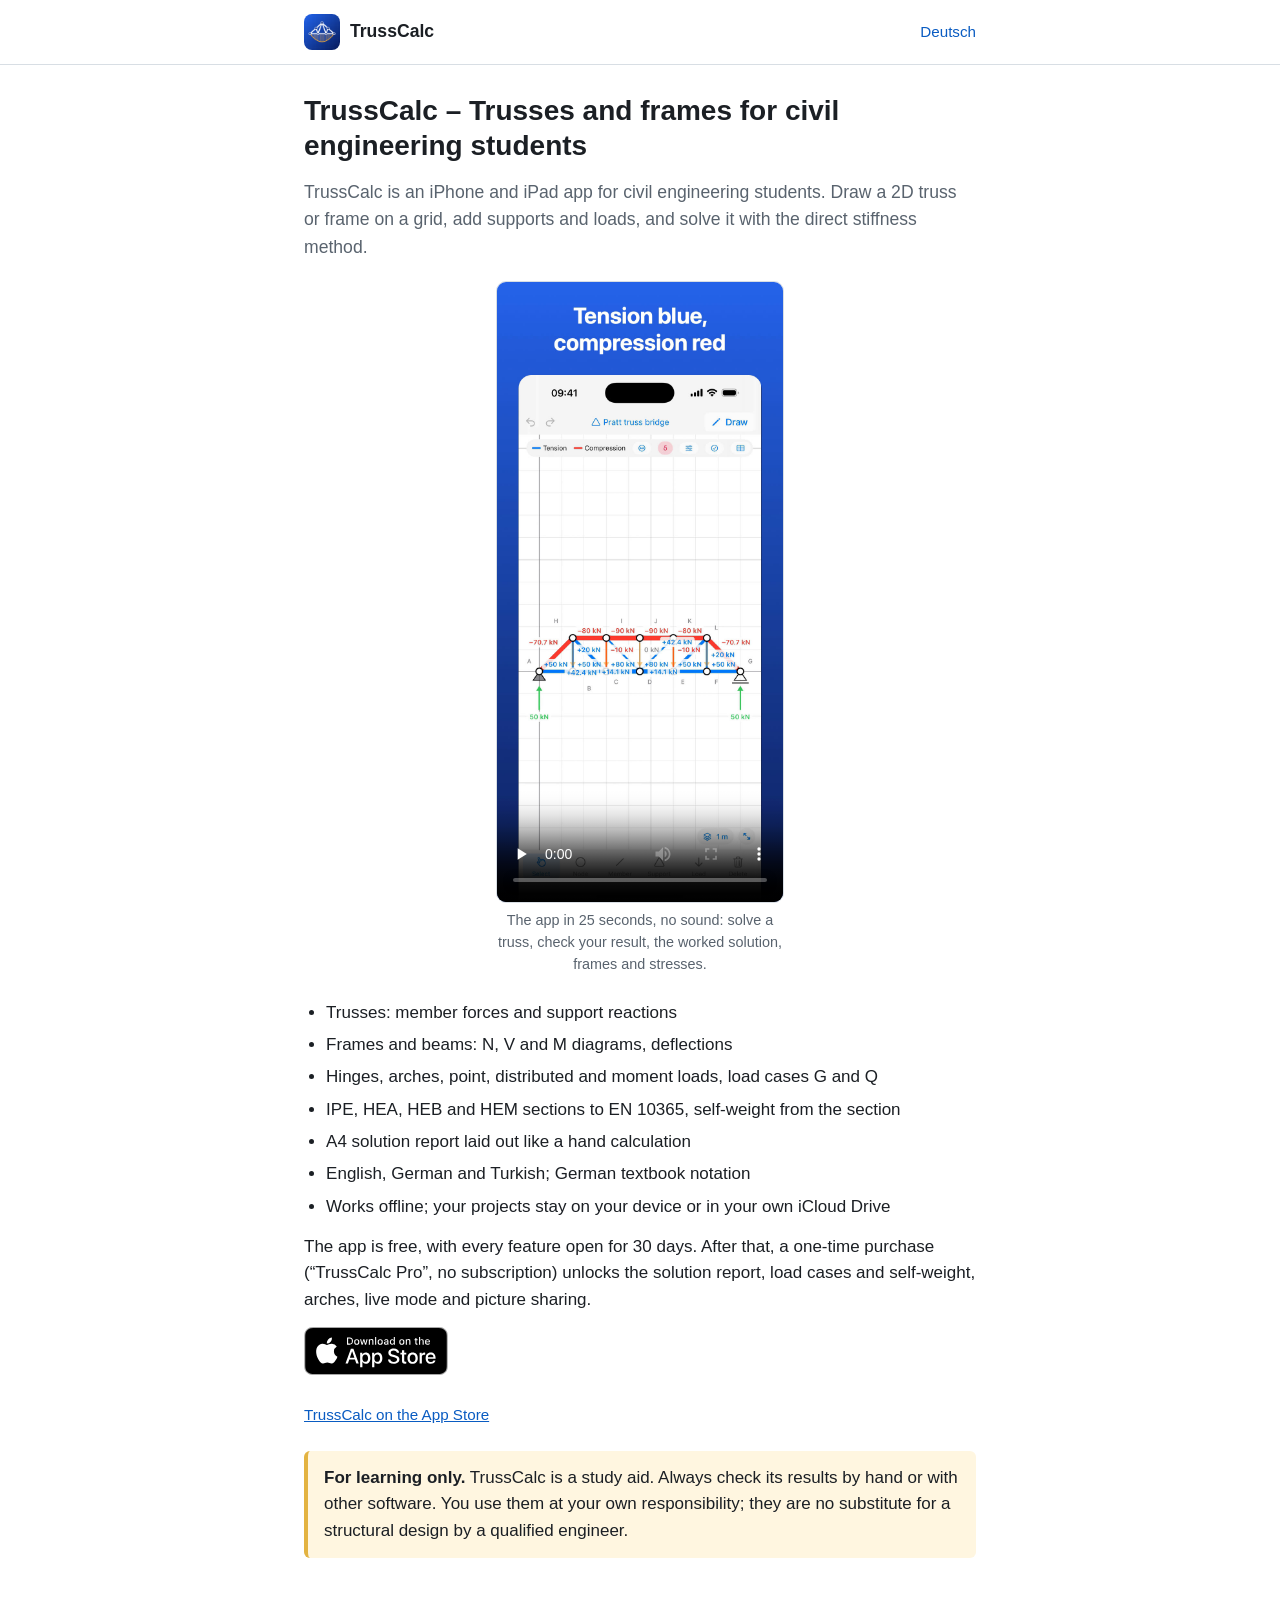
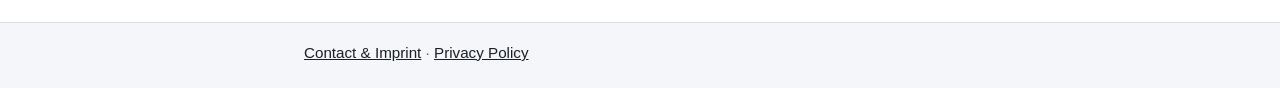
<file: index.html>
<!doctype html>
<html lang="en">
<head>
  <meta charset="utf-8">
  <meta name="viewport" content="width=device-width, initial-scale=1">
  <title>TrussCalc</title>
  <meta name="description" content="TrussCalc is an iPhone and iPad app for civil engineering students: draw a 2D truss or frame, add supports and loads, and solve it with the direct stiffness method.">
  <link rel="alternate" hreflang="en" href="https://ganitunc.github.io/trusscalc-legal/">
  <link rel="alternate" hreflang="de" href="https://ganitunc.github.io/trusscalc-legal/de/">
  <link rel="alternate" hreflang="x-default" href="https://ganitunc.github.io/trusscalc-legal/">
  <link rel="icon" href="icon.png">
  <link rel="apple-touch-icon" href="icon.png">
  <link rel="stylesheet" href="style.css">
</head>
<body>
  <header class="site">
    <div class="page">
      <a href="./"><img src="icon.png" alt="" width="36" height="36">TrussCalc</a>
      <a class="lang" href="de/" hreflang="de" lang="de">Deutsch</a>
    </div>
  </header>

  <main class="page">
    <h1>TrussCalc – Trusses and frames for civil engineering students</h1>

    <p class="lead">TrussCalc is an iPhone and iPad app for civil engineering students. Draw a 2D
    truss or frame on a grid, add supports and loads, and solve it with the direct
    stiffness method.</p>

    <figure class="video">
      <video controls preload="none" playsinline width="886" height="1920" poster="video/poster-en.jpg"
        aria-label="Video: TrussCalc on the iPhone">
        <source src="video/trusscalc-en.mp4" type="video/mp4">
      </video>
      <figcaption>The app in 25 seconds, no sound: solve a truss, check your result, the worked solution, frames and
      stresses.</figcaption>
    </figure>

    <ul>
      <li>Trusses: member forces and support reactions</li>
      <li>Frames and beams: N, V and M diagrams, deflections</li>
      <li>Hinges, arches, point, distributed and moment loads, load cases G and Q</li>
      <li>IPE, HEA, HEB and HEM sections to EN 10365, self-weight from the section</li>
      <li>A4 solution report laid out like a hand calculation</li>
      <li>English, German and Turkish; German textbook notation</li>
      <li>Works offline; your projects stay on your device or in your own iCloud Drive</li>
    </ul>

    <p>The app is free, with every feature open for 30 days. After that, a one-time
    purchase (“TrussCalc Pro”, no subscription) unlocks the solution report, load
    cases and self-weight, arches, live mode and picture sharing.</p>

    <div class="store">
      <a class="badge" href="https://apps.apple.com/app/id6832358090">
        <img src="app-store-badge.svg" width="144" height="48" alt="Download on the App Store">
      </a>
      <p><a href="https://apps.apple.com/app/id6832358090">TrussCalc on the App Store</a></p>
    </div>

    <div class="note">
      <p><strong>For learning only.</strong> TrussCalc is a study aid. Always check its results by
      hand or with other software. You use them at your own responsibility; they are
      no substitute for a structural design by a qualified engineer.</p>
    </div>
  </main>

  <footer class="site">
    <div class="page">
      <a href="imprint.html">Contact &amp; Imprint</a> · <a href="privacy.html">Privacy Policy</a>
    </div>
  </footer>
</body>
</html>
</file>
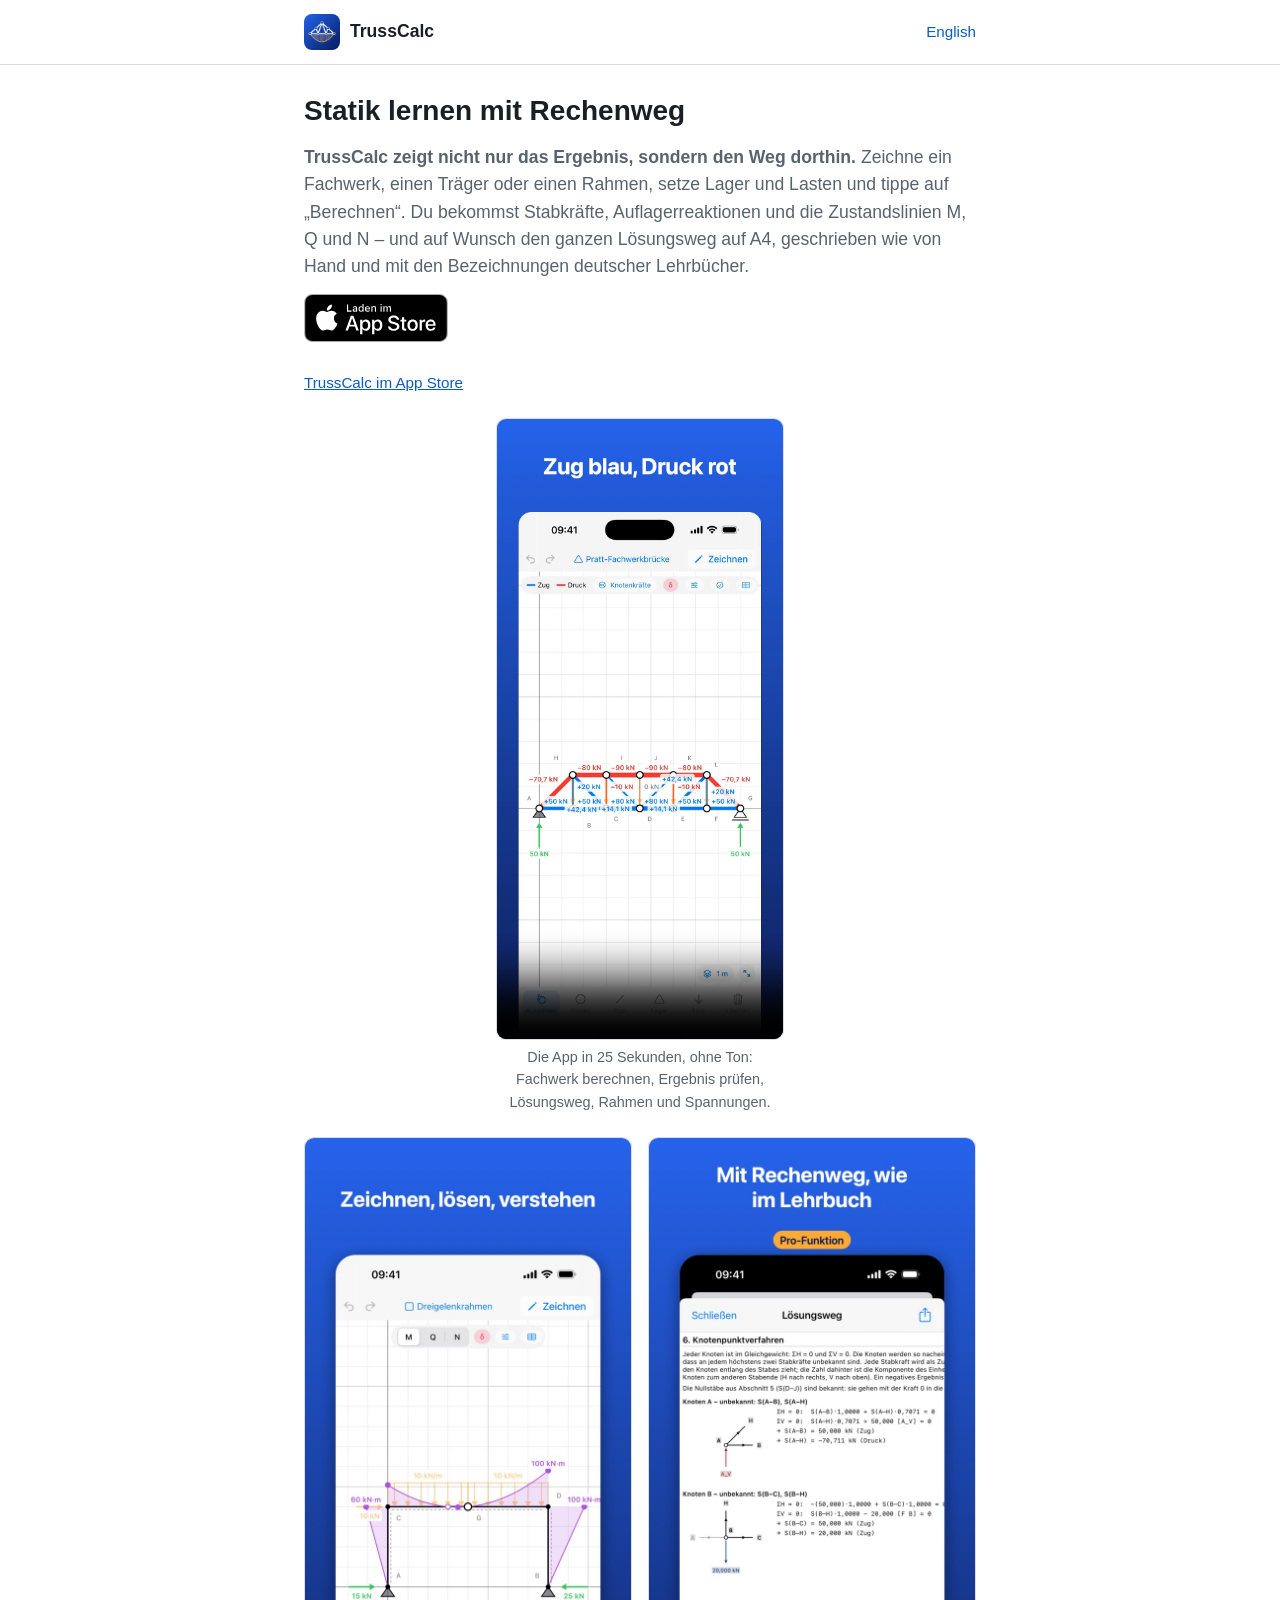
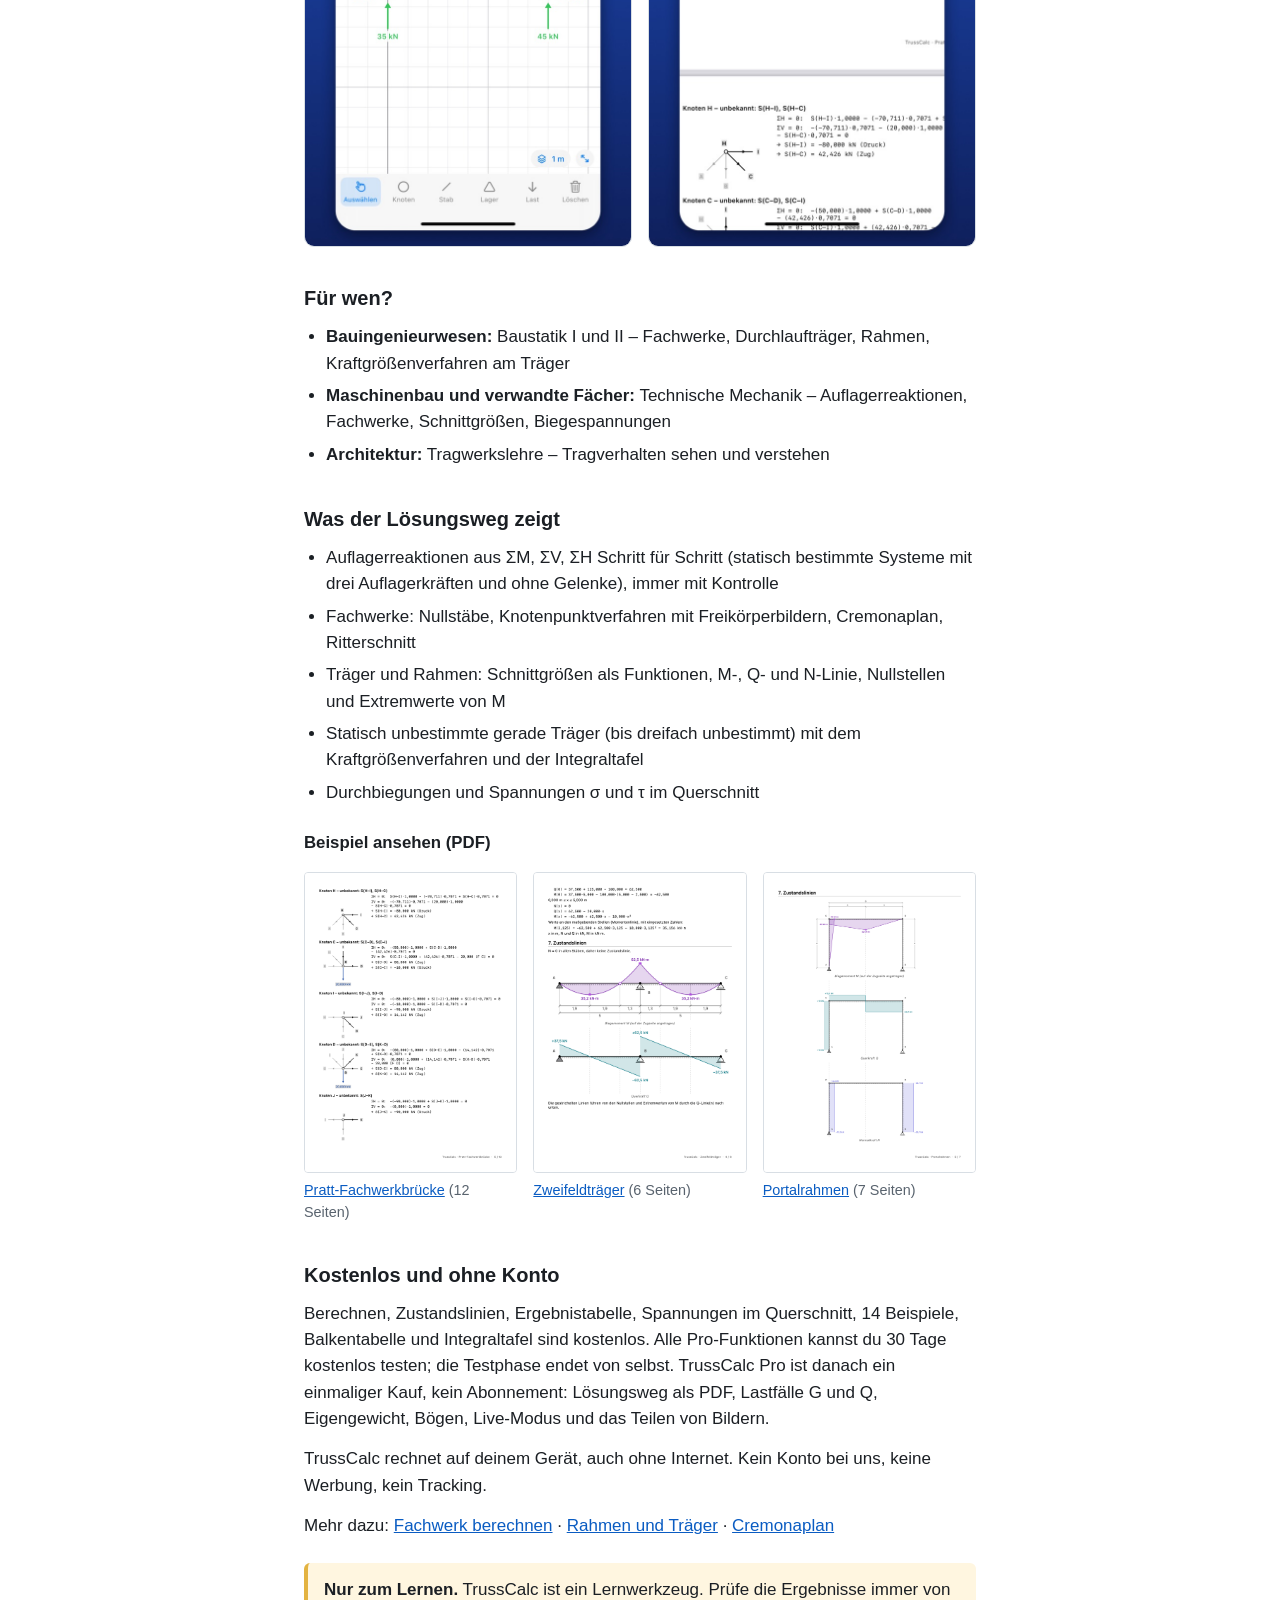
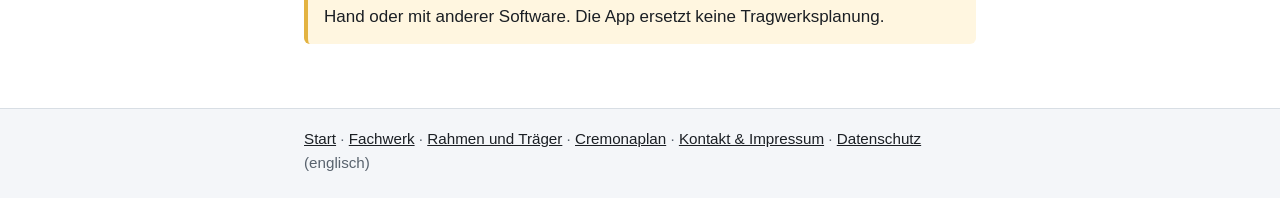
<file: de/index.html>
<!doctype html>
<html lang="de">
<head>
  <meta charset="utf-8">
  <meta name="viewport" content="width=device-width, initial-scale=1">
  <title>TrussCalc – Statik-App mit Rechenweg für iPhone und iPad</title>
  <meta name="description" content="Fachwerke, Träger und Rahmen zeichnen und berechnen – mit Rechenweg wie im Lehrbuch: Auflagerreaktionen, Knotenpunktverfahren, Cremonaplan, Schnittgrößen, Spannungen.">
  <link rel="alternate" hreflang="en" href="https://ganitunc.github.io/trusscalc-legal/">
  <link rel="alternate" hreflang="de" href="https://ganitunc.github.io/trusscalc-legal/de/">
  <link rel="alternate" hreflang="x-default" href="https://ganitunc.github.io/trusscalc-legal/">
  <link rel="icon" href="../icon.png">
  <link rel="apple-touch-icon" href="../icon.png">
  <link rel="stylesheet" href="../style.css">
</head>
<body>
  <header class="site">
    <div class="page">
      <a href="./"><img src="../icon.png" alt="" width="36" height="36">TrussCalc</a>
      <a class="lang" href="../" hreflang="en" lang="en">English</a>
    </div>
  </header>

  <main class="page">
    <h1>Statik lernen mit Rechenweg</h1>

    <p class="lead"><strong>TrussCalc zeigt nicht nur das Ergebnis, sondern den Weg dorthin.</strong> Zeichne ein
    Fachwerk, einen Träger oder einen Rahmen, setze Lager und Lasten und tippe auf „Berechnen“. Du bekommst
    Stabkräfte, Auflagerreaktionen und die Zustandslinien M, Q und N – und auf Wunsch den ganzen Lösungsweg auf A4,
    geschrieben wie von Hand und mit den Bezeichnungen deutscher Lehrbücher.</p>

    <div class="store">
      <a class="badge" href="https://apps.apple.com/de/app/id6832358090">
        <img src="app-store-badge-de.svg" width="144" height="48" alt="Laden im App Store">
      </a>
      <p><a href="https://apps.apple.com/de/app/id6832358090">TrussCalc im App Store</a></p>
    </div>

    <figure class="video">
      <video controls preload="none" playsinline width="886" height="1920" poster="../video/poster-de.jpg"
        aria-label="Video: TrussCalc auf dem iPhone">
        <source src="../video/trusscalc-de.mp4" type="video/mp4">
      </video>
      <figcaption>Die App in 25 Sekunden, ohne Ton: Fachwerk berechnen, Ergebnis prüfen, Lösungsweg, Rahmen und
      Spannungen.</figcaption>
    </figure>

    <div class="shots">
      <img src="bilder/01-zeichnen-loesen.jpg" width="660" height="1434" alt="TrussCalc auf dem iPhone: ein Rahmen mit seiner Momentenlinie">
      <img src="bilder/02-rechenweg.jpg" width="660" height="1434" alt="TrussCalc auf dem iPhone: eine Seite des Lösungswegs">
    </div>

    <h2>Für wen?</h2>
    <ul>
      <li><strong>Bauingenieurwesen:</strong> Baustatik I und II – Fachwerke, Durchlaufträger, Rahmen,
      Kraftgrößenverfahren am Träger</li>
      <li><strong>Maschinenbau und verwandte Fächer:</strong> Technische Mechanik – Auflagerreaktionen, Fachwerke,
      Schnittgrößen, Biegespannungen</li>
      <li><strong>Architektur:</strong> Tragwerkslehre – Tragverhalten sehen und verstehen</li>
    </ul>

    <h2>Was der Lösungsweg zeigt</h2>
    <ul>
      <li>Auflagerreaktionen aus ΣM, ΣV, ΣH Schritt für Schritt (statisch bestimmte Systeme mit drei
      Auflagerkräften und ohne Gelenke), immer mit Kontrolle</li>
      <li>Fachwerke: Nullstäbe, Knotenpunktverfahren mit Freikörperbildern, Cremonaplan, Ritterschnitt</li>
      <li>Träger und Rahmen: Schnittgrößen als Funktionen, M-, Q- und N-Linie, Nullstellen und Extremwerte von M</li>
      <li>Statisch unbestimmte gerade Träger (bis dreifach unbestimmt) mit dem Kraftgrößenverfahren und der
      Integraltafel</li>
      <li>Durchbiegungen und Spannungen σ und τ im Querschnitt</li>
    </ul>

    <h3>Beispiel ansehen (PDF)</h3>
    <div class="pages">
      <figure>
        <a href="beispiele/pratt-fachwerk.pdf"><img src="beispiele/pratt-fachwerk-s5.png" width="1200" height="1697" alt="Seite aus dem Lösungsweg der Pratt-Fachwerkbrücke: Knotenpunktverfahren"></a>
        <figcaption><a href="beispiele/pratt-fachwerk.pdf">Pratt-Fachwerkbrücke</a> (12 Seiten)</figcaption>
      </figure>
      <figure>
        <a href="beispiele/durchlauftraeger.pdf"><img src="beispiele/durchlauftraeger-s4.png" width="1200" height="1697" alt="Seite aus dem Lösungsweg des Zweifeldträgers: Zustandslinien"></a>
        <figcaption><a href="beispiele/durchlauftraeger.pdf">Zweifeldträger</a> (6 Seiten)</figcaption>
      </figure>
      <figure>
        <a href="beispiele/portalrahmen.pdf"><img src="beispiele/portalrahmen-s5.png" width="1200" height="1697" alt="Seite aus dem Lösungsweg des Portalrahmens: Zustandslinien"></a>
        <figcaption><a href="beispiele/portalrahmen.pdf">Portalrahmen</a> (7 Seiten)</figcaption>
      </figure>
    </div>

    <h2>Kostenlos und ohne Konto</h2>
    <p>Berechnen, Zustandslinien, Ergebnistabelle, Spannungen im Querschnitt, 14 Beispiele, Balkentabelle und
    Integraltafel sind kostenlos. Alle Pro-Funktionen kannst du 30 Tage kostenlos testen; die Testphase endet von
    selbst. TrussCalc Pro ist danach ein einmaliger Kauf, kein Abonnement: Lösungsweg als PDF, Lastfälle G und Q,
    Eigengewicht, Bögen, Live-Modus und das Teilen von Bildern.</p>
    <p>TrussCalc rechnet auf deinem Gerät, auch ohne Internet. Kein Konto bei uns, keine Werbung, kein Tracking.</p>

    <p>Mehr dazu: <a href="fachwerk.html">Fachwerk berechnen</a> · <a href="rahmen.html">Rahmen und Träger</a> ·
    <a href="cremonaplan.html">Cremonaplan</a></p>

    <div class="note">
      <p><strong>Nur zum Lernen.</strong> TrussCalc ist ein Lernwerkzeug. Prüfe die Ergebnisse immer von Hand oder
      mit anderer Software. Die App ersetzt keine Tragwerksplanung.</p>
    </div>
  </main>

  <footer class="site">
    <div class="page">
      <nav><a href="./">Start</a> · <a href="fachwerk.html">Fachwerk</a> · <a href="rahmen.html">Rahmen und Träger</a>
      · <a href="cremonaplan.html">Cremonaplan</a> · <a href="../imprint.html">Kontakt &amp; Impressum</a>
      · <a href="../privacy.html">Datenschutz</a> (englisch)</nav>
    </div>
  </footer>
</body>
</html>
</file>
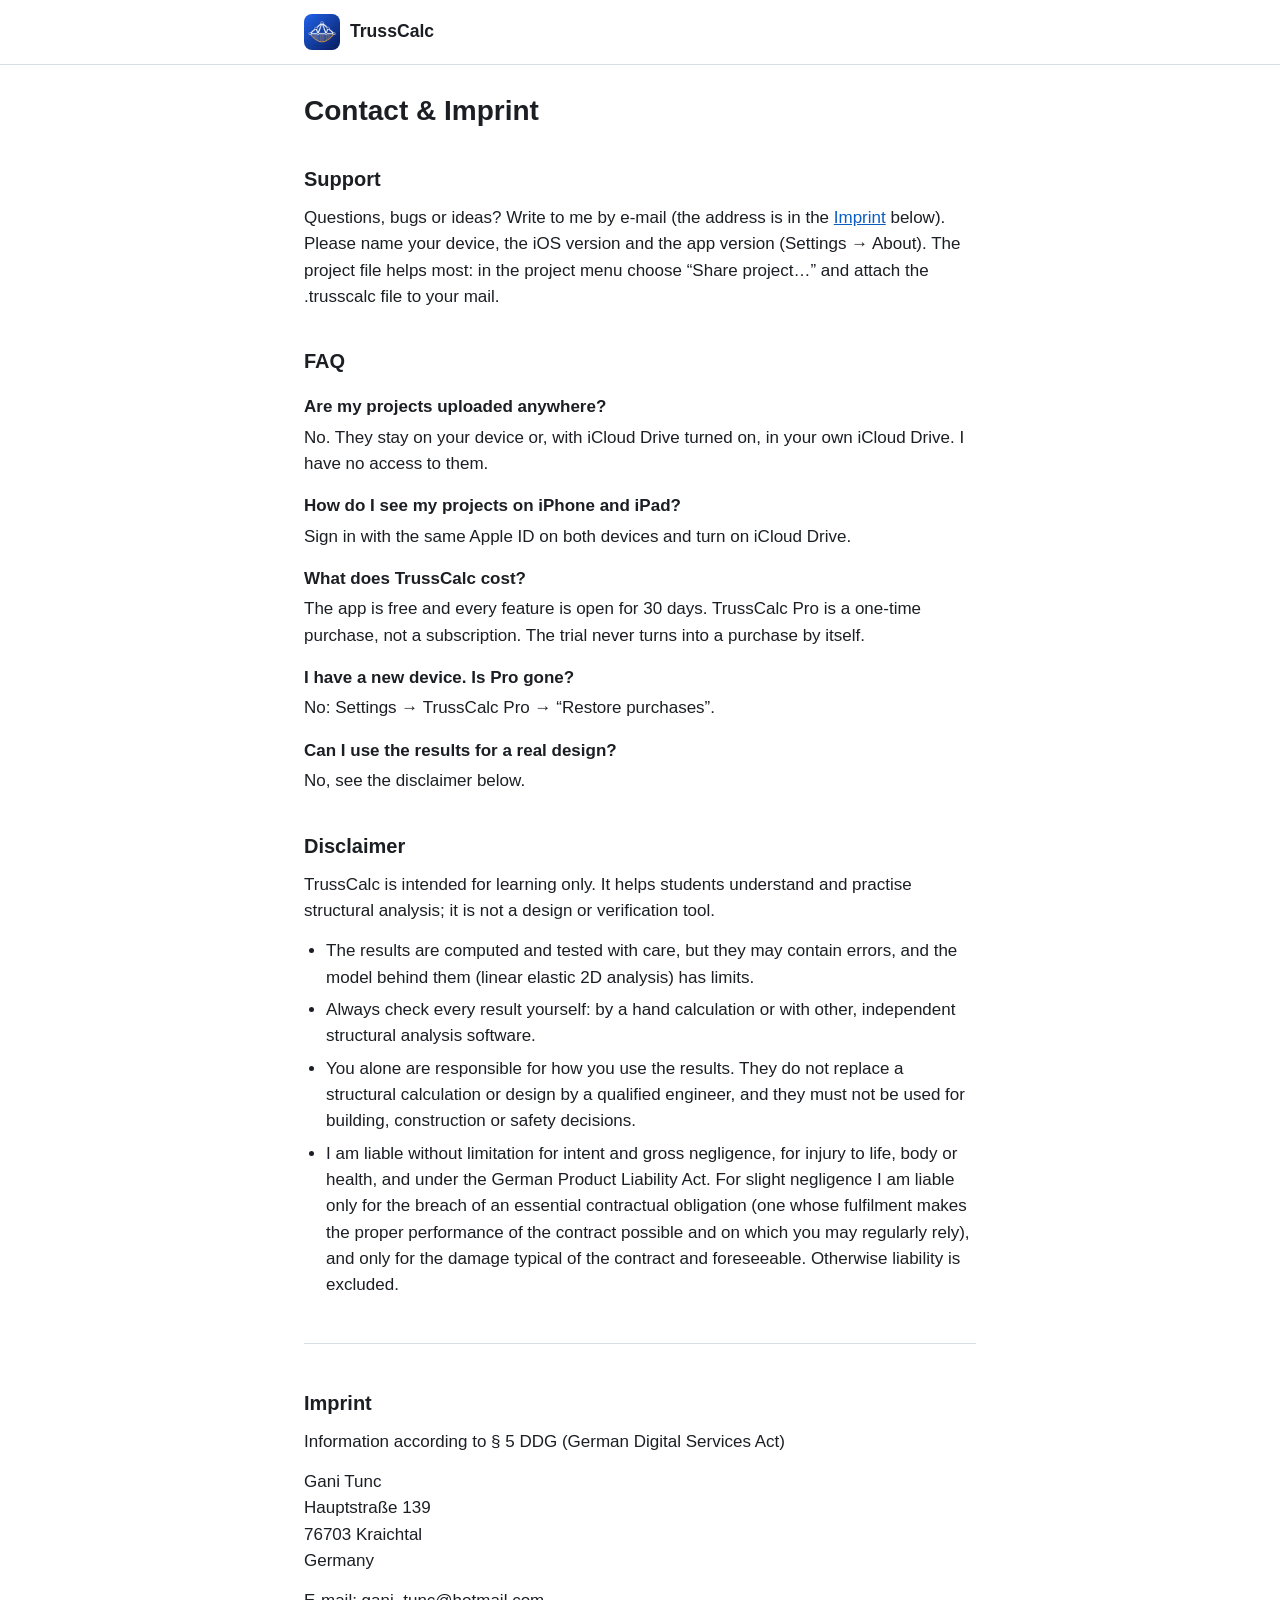
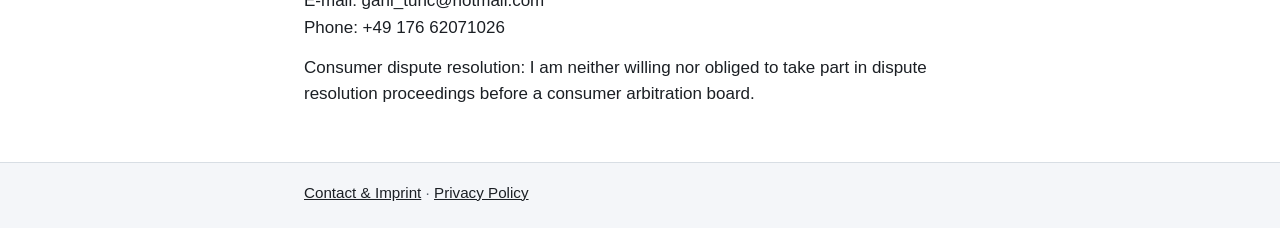
<file: imprint.html>
<!doctype html>
<html lang="en">
<head>
  <meta charset="utf-8">
  <meta name="viewport" content="width=device-width, initial-scale=1">
  <title>Contact &amp; Imprint – TrussCalc</title>
  <meta name="description" content="Support, FAQ, disclaimer and imprint for the TrussCalc app.">
  <link rel="icon" href="icon.png">
  <link rel="apple-touch-icon" href="icon.png">
  <link rel="stylesheet" href="style.css">
</head>
<body>
  <header class="site">
    <div class="page">
      <a href="./"><img src="icon.png" alt="" width="36" height="36">TrussCalc</a>
    </div>
  </header>

  <main class="page">
    <h1>Contact &amp; Imprint</h1>

    <h2>Support</h2>
    <p>Questions, bugs or ideas? Write to me by e-mail (the address is in the
    <a href="#imprint">Imprint</a> below). Please name your device, the
    iOS version and the app version (Settings → About). The project file helps
    most: in the project menu choose “Share project…” and attach the .trusscalc
    file to your mail.</p>

    <h2>FAQ</h2>
    <dl class="faq">
      <dt>Are my projects uploaded anywhere?</dt>
      <dd>No. They stay on your device or, with iCloud Drive turned on, in your own iCloud Drive.
      I have no access to them.</dd>

      <dt>How do I see my projects on iPhone and iPad?</dt>
      <dd>Sign in with the same Apple ID on both devices and turn on iCloud Drive.</dd>

      <dt>What does TrussCalc cost?</dt>
      <dd>The app is free and every feature is open for 30 days. TrussCalc Pro is a one-time
      purchase, not a subscription. The trial never turns into a purchase by itself.</dd>

      <dt>I have a new device. Is Pro gone?</dt>
      <dd>No: Settings → TrussCalc Pro → “Restore purchases”.</dd>

      <dt>Can I use the results for a real design?</dt>
      <dd>No, see the disclaimer below.</dd>
    </dl>

    <h2>Disclaimer</h2>
    <p>TrussCalc is intended for learning only. It helps students understand and
    practise structural analysis; it is not a design or verification tool.</p>
    <ul>
      <li>The results are computed and tested with care, but they may contain errors,
      and the model behind them (linear elastic 2D analysis) has limits.</li>
      <li>Always check every result yourself: by a hand calculation or with other,
      independent structural analysis software.</li>
      <li>You alone are responsible for how you use the results. They do not replace a
      structural calculation or design by a qualified engineer, and they must not
      be used for building, construction or safety decisions.</li>
      <li>I am liable without limitation for intent and gross negligence, for injury to
      life, body or health, and under the German Product Liability Act. For slight
      negligence I am liable only for the breach of an essential contractual obligation
      (one whose fulfilment makes the proper performance of the contract possible and on
      which you may regularly rely), and only for the damage typical of the contract and
      foreseeable. Otherwise liability is excluded.</li>
    </ul>

    <section class="imprint" id="imprint">
      <h2>Imprint</h2>
      <p>Information according to § 5 DDG (German Digital Services Act)</p>
      <address>
        Gani Tunc<br>
        Hauptstraße 139<br>
        76703 Kraichtal<br>
        Germany
      </address>
      <p>E-mail: gani_tunc@hotmail.com<br>
      Phone: +49 176 62071026</p>
      <p>Consumer dispute resolution: I am neither willing nor obliged to take part in
      dispute resolution proceedings before a consumer arbitration board.</p>
    </section>
  </main>

  <footer class="site">
    <div class="page">
      <a href="imprint.html">Contact &amp; Imprint</a> · <a href="privacy.html">Privacy Policy</a>
    </div>
  </footer>
</body>
</html>
</file>
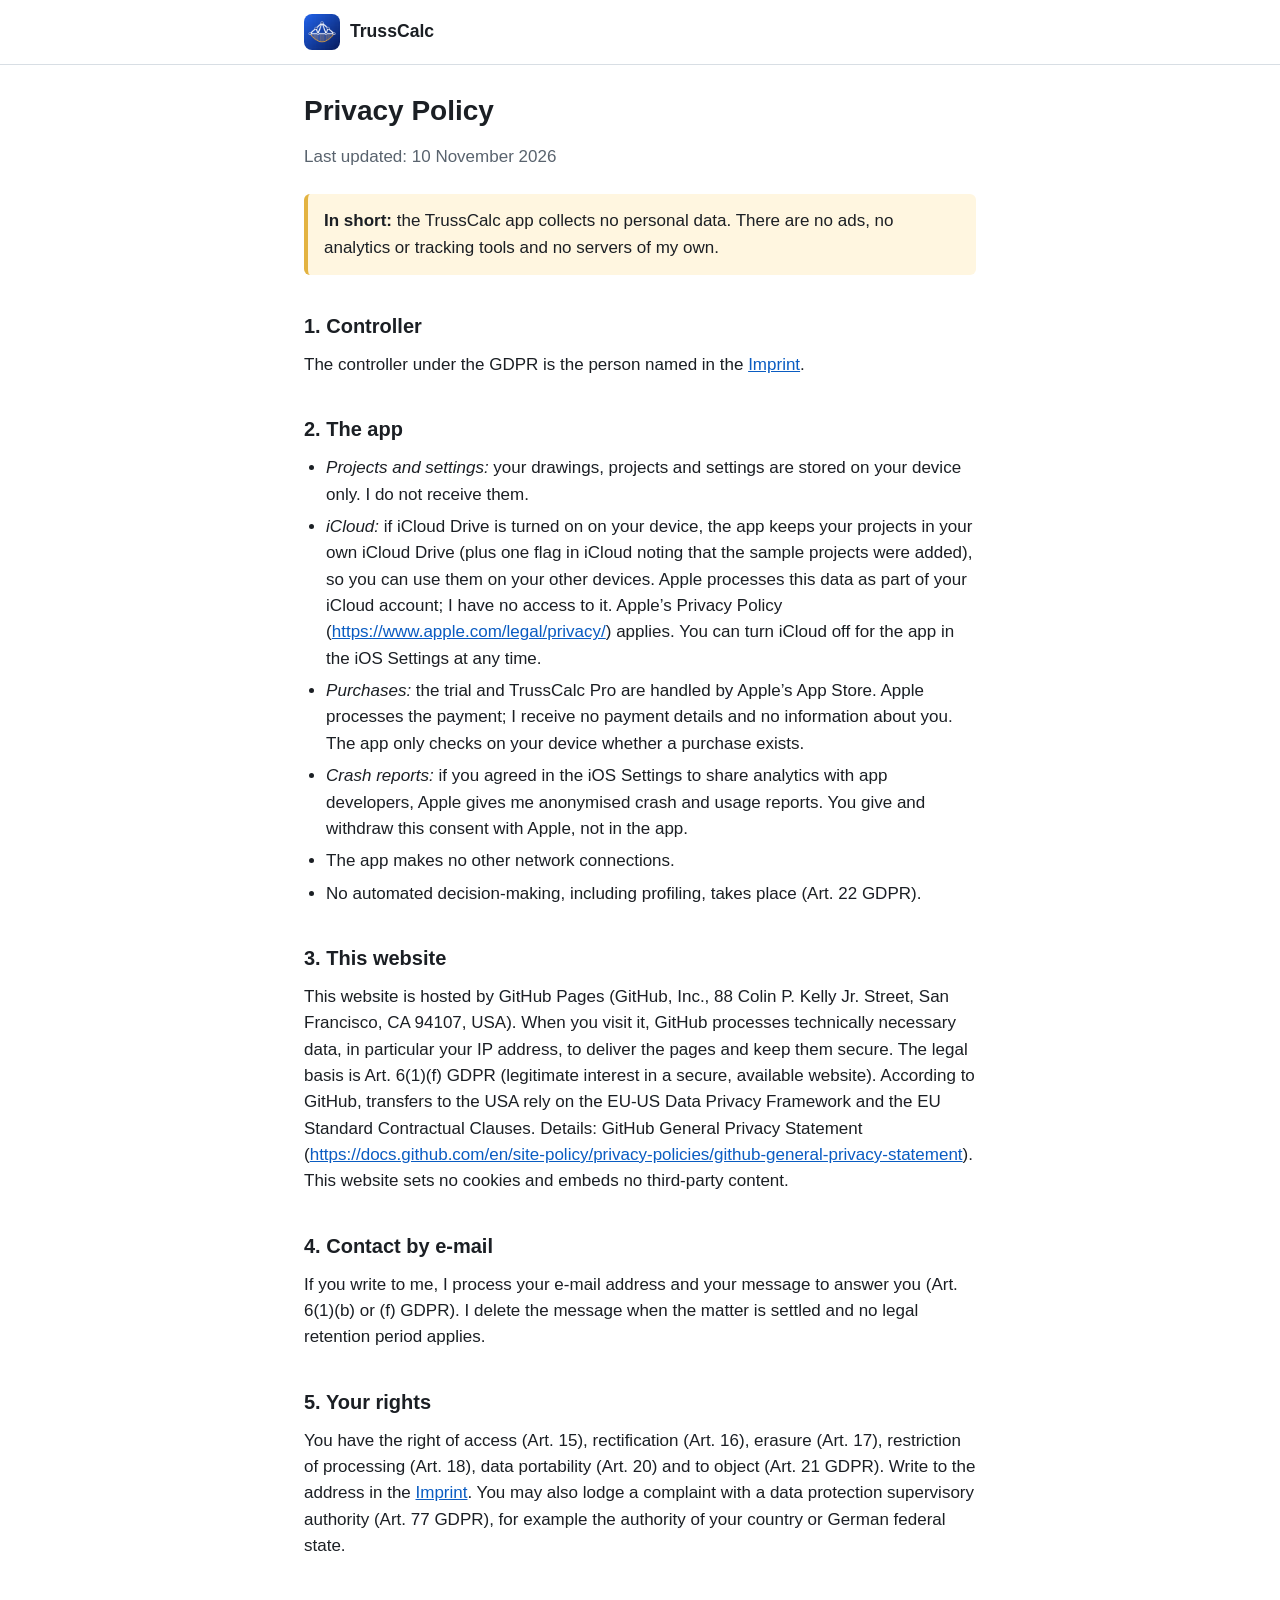
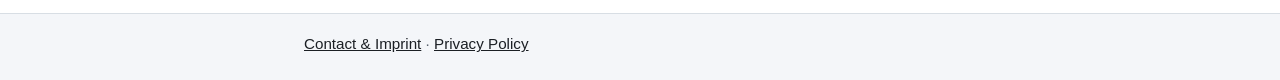
<file: privacy.html>
<!doctype html>
<html lang="en">
<head>
  <meta charset="utf-8">
  <meta name="viewport" content="width=device-width, initial-scale=1">
  <title>Privacy Policy – TrussCalc</title>
  <meta name="description" content="Privacy policy of the TrussCalc app and this website.">
  <link rel="icon" href="icon.png">
  <link rel="apple-touch-icon" href="icon.png">
  <link rel="stylesheet" href="style.css">
</head>
<body>
  <header class="site">
    <div class="page">
      <a href="./"><img src="icon.png" alt="" width="36" height="36">TrussCalc</a>
    </div>
  </header>

  <main class="page">
    <h1>Privacy Policy</h1>
    <p class="updated">Last updated: 10 November 2026</p>

    <div class="note">
      <p><strong>In short:</strong> the TrussCalc app collects no personal data. There are no ads, no
      analytics or tracking tools and no servers of my own.</p>
    </div>

    <h2>1. Controller</h2>
    <p>The controller under the GDPR is the person named in the <a href="imprint.html#imprint">Imprint</a>.</p>

    <h2>2. The app</h2>
    <ul>
      <li><em>Projects and settings:</em> your drawings, projects and settings are stored on
      your device only. I do not receive them.</li>
      <li><em>iCloud:</em> if iCloud Drive is turned on on your device, the app keeps your
      projects in your own iCloud Drive (plus one flag in iCloud noting that the
      sample projects were added), so you can use them on your other devices. Apple
      processes this data as part of your iCloud account; I have no access to it.
      Apple’s Privacy Policy (<a href="https://www.apple.com/legal/privacy/">https://www.apple.com/legal/privacy/</a>) applies. You can
      turn iCloud off for the app in the iOS Settings at any time.</li>
      <li><em>Purchases:</em> the trial and TrussCalc Pro are handled by Apple’s App Store.
      Apple processes the payment; I receive no payment details and no information
      about you. The app only checks on your device whether a purchase exists.</li>
      <li><em>Crash reports:</em> if you agreed in the iOS Settings to share analytics with app
      developers, Apple gives me anonymised crash and usage reports. You give and
      withdraw this consent with Apple, not in the app.</li>
      <li>The app makes no other network connections.</li>
      <li>No automated decision-making, including profiling, takes place (Art. 22 GDPR).</li>
    </ul>

    <h2>3. This website</h2>
    <p>This website is hosted by GitHub Pages (GitHub, Inc., 88 Colin P. Kelly Jr.
    Street, San Francisco, CA 94107, USA). When you visit it, GitHub processes
    technically necessary data, in particular your IP address, to deliver the pages
    and keep them secure. The legal basis is Art. 6(1)(f) GDPR (legitimate interest
    in a secure, available website). According to GitHub, transfers to the USA rely
    on the EU-US Data Privacy Framework and the EU Standard Contractual Clauses.
    Details: GitHub General Privacy Statement
    (<a href="https://docs.github.com/en/site-policy/privacy-policies/github-general-privacy-statement">https://docs.github.com/en/site-policy/privacy-policies/github-general-privacy-statement</a>).
    This website sets no cookies and embeds no third-party content.</p>

    <h2>4. Contact by e-mail</h2>
    <p>If you write to me, I process your e-mail address and your message to answer you
    (Art. 6(1)(b) or (f) GDPR). I delete the message when the matter is settled and
    no legal retention period applies.</p>

    <h2>5. Your rights</h2>
    <p>You have the right of access (Art. 15), rectification (Art. 16), erasure
    (Art. 17), restriction of processing (Art. 18), data portability (Art. 20) and
    to object (Art. 21 GDPR). Write to the address in the <a href="imprint.html#imprint">Imprint</a>. You may also
    lodge a complaint with a data protection supervisory authority (Art. 77 GDPR),
    for example the authority of your country or German federal state.</p>
  </main>

  <footer class="site">
    <div class="page">
      <a href="imprint.html">Contact &amp; Imprint</a> · <a href="privacy.html">Privacy Policy</a>
    </div>
  </footer>
</body>
</html>
</file>
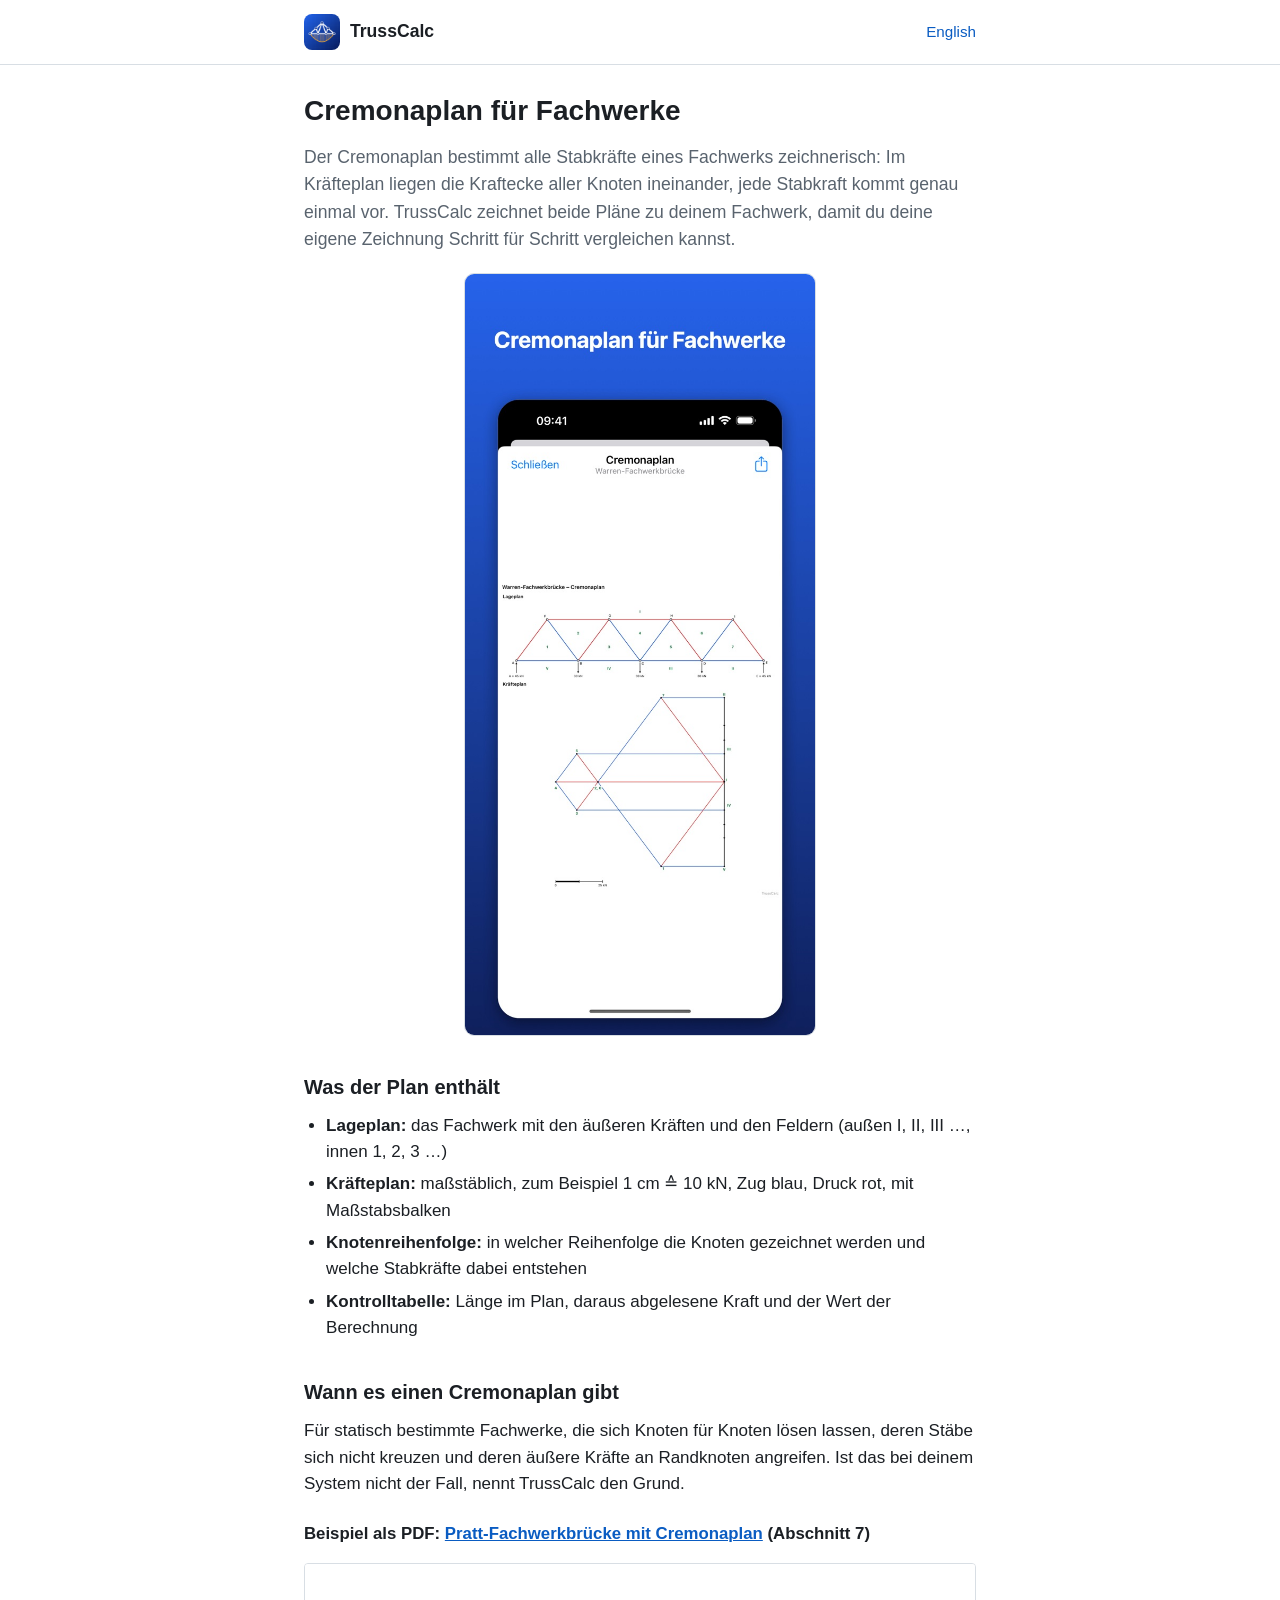
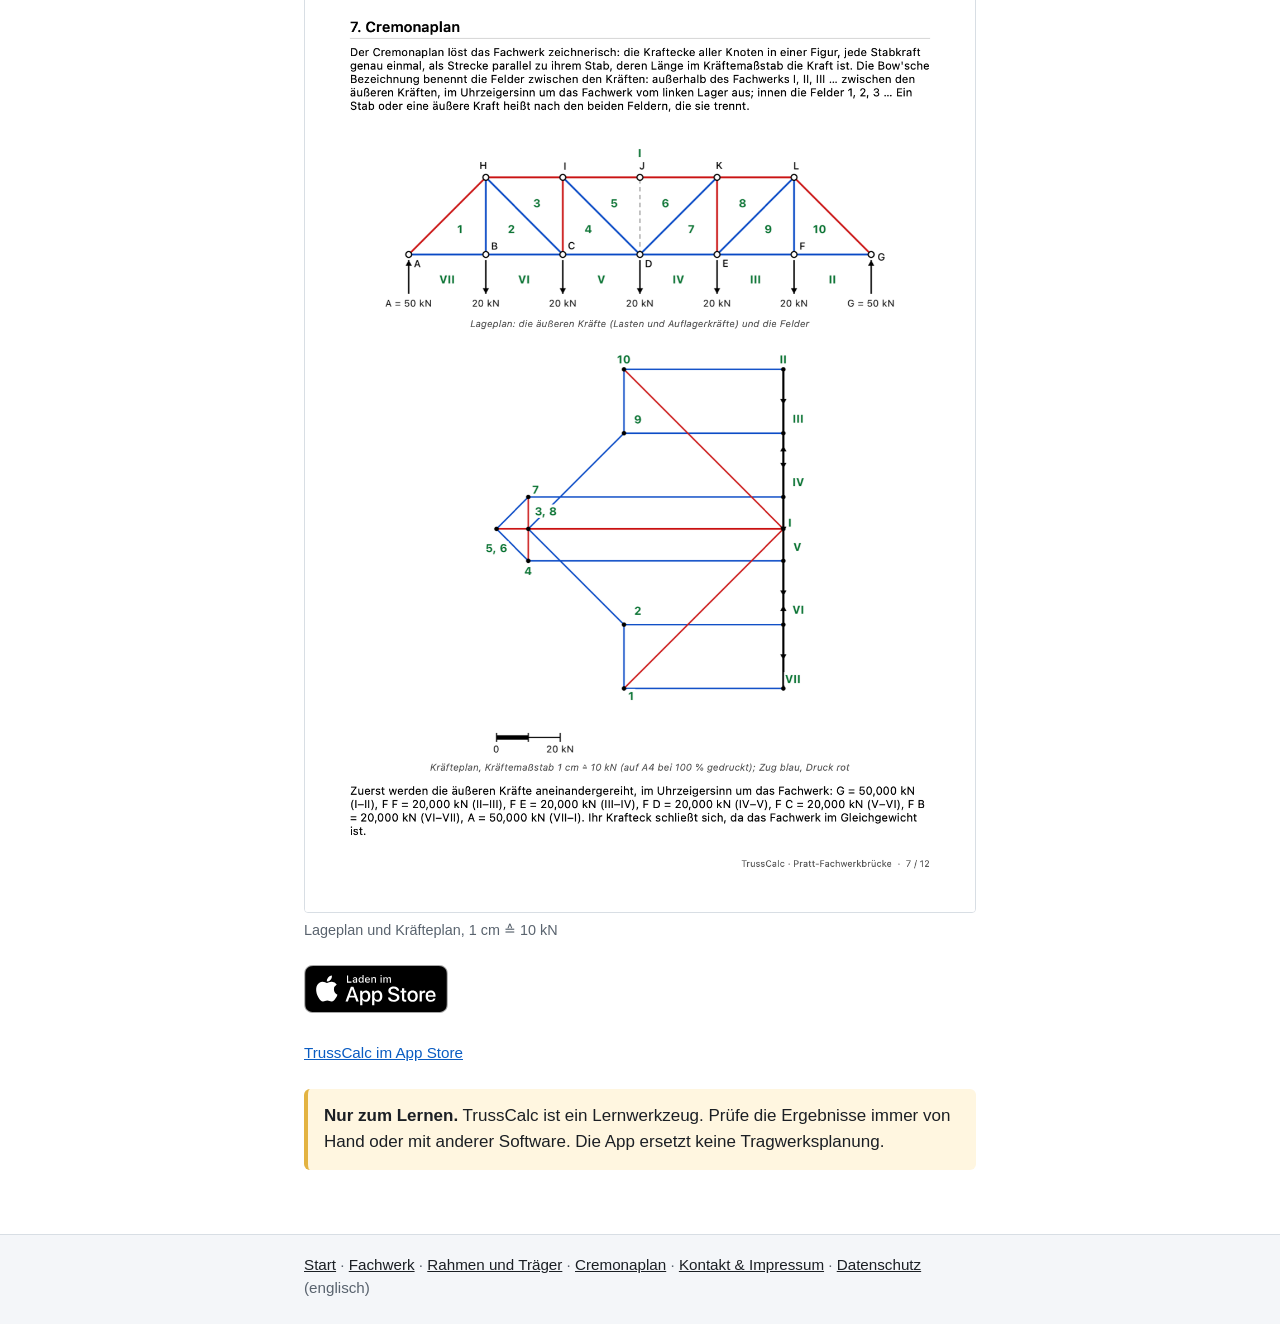
<file: de/cremonaplan.html>
<!doctype html>
<html lang="de">
<head>
  <meta charset="utf-8">
  <meta name="viewport" content="width=device-width, initial-scale=1">
  <title>Cremonaplan zeichnen lassen – Lageplan und Kräfteplan für Fachwerke | TrussCalc</title>
  <meta name="description" content="Cremonaplan für statisch bestimmte Fachwerke: Lageplan mit Feldern, maßstäblicher Kräfteplan, Knotenreihenfolge und Kontrolltabelle. Zum Nachvollziehen der eigenen Zeichnung.">
  <link rel="icon" href="../icon.png">
  <link rel="apple-touch-icon" href="../icon.png">
  <link rel="stylesheet" href="../style.css">
</head>
<body>
  <header class="site">
    <div class="page">
      <a href="./"><img src="../icon.png" alt="" width="36" height="36">TrussCalc</a>
      <a class="lang" href="../" hreflang="en" lang="en">English</a>
    </div>
  </header>

  <main class="page">
    <h1>Cremonaplan für Fachwerke</h1>

    <p class="lead">Der Cremonaplan bestimmt alle Stabkräfte eines Fachwerks zeichnerisch: Im Kräfteplan liegen die
    Kraftecke aller Knoten ineinander, jede Stabkraft kommt genau einmal vor. TrussCalc zeichnet beide Pläne zu deinem
    Fachwerk, damit du deine eigene Zeichnung Schritt für Schritt vergleichen kannst.</p>

    <div class="shots single">
      <img src="bilder/04-cremonaplan.jpg" width="660" height="1434" alt="TrussCalc auf dem iPhone: Lageplan und Kräfteplan eines Fachwerks">
    </div>

    <h2>Was der Plan enthält</h2>
    <ul>
      <li><strong>Lageplan:</strong> das Fachwerk mit den äußeren Kräften und den Feldern (außen I, II, III …, innen
      1, 2, 3 …)</li>
      <li><strong>Kräfteplan:</strong> maßstäblich, zum Beispiel 1 cm ≙ 10 kN, Zug blau, Druck rot, mit
      Maßstabsbalken</li>
      <li><strong>Knotenreihenfolge:</strong> in welcher Reihenfolge die Knoten gezeichnet werden und welche
      Stabkräfte dabei entstehen</li>
      <li><strong>Kontrolltabelle:</strong> Länge im Plan, daraus abgelesene Kraft und der Wert der Berechnung</li>
    </ul>

    <h2>Wann es einen Cremonaplan gibt</h2>
    <p>Für statisch bestimmte Fachwerke, die sich Knoten für Knoten lösen lassen, deren Stäbe sich nicht kreuzen und
    deren äußere Kräfte an Randknoten angreifen. Ist das bei deinem System nicht der Fall, nennt TrussCalc den
    Grund.</p>

    <h3>Beispiel als PDF: <a href="beispiele/pratt-fachwerk.pdf">Pratt-Fachwerkbrücke mit Cremonaplan</a>
    (Abschnitt 7)</h3>
    <div class="pages">
      <figure>
        <a href="beispiele/pratt-fachwerk.pdf"><img src="beispiele/pratt-fachwerk-s7.png" width="1200" height="1697" alt="Seite 7: Lageplan und Kräfteplan der Pratt-Fachwerkbrücke"></a>
        <figcaption>Lageplan und Kräfteplan, 1 cm ≙ 10 kN</figcaption>
      </figure>
    </div>

    <div class="store">
      <a class="badge" href="https://apps.apple.com/de/app/id6832358090">
        <img src="app-store-badge-de.svg" width="144" height="48" alt="Laden im App Store">
      </a>
      <p><a href="https://apps.apple.com/de/app/id6832358090">TrussCalc im App Store</a></p>
    </div>

    <div class="note">
      <p><strong>Nur zum Lernen.</strong> TrussCalc ist ein Lernwerkzeug. Prüfe die Ergebnisse immer von Hand oder
      mit anderer Software. Die App ersetzt keine Tragwerksplanung.</p>
    </div>
  </main>

  <footer class="site">
    <div class="page">
      <nav><a href="./">Start</a> · <a href="fachwerk.html">Fachwerk</a> · <a href="rahmen.html">Rahmen und Träger</a>
      · <a href="cremonaplan.html">Cremonaplan</a> · <a href="../imprint.html">Kontakt &amp; Impressum</a>
      · <a href="../privacy.html">Datenschutz</a> (englisch)</nav>
    </div>
  </footer>
</body>
</html>
</file>
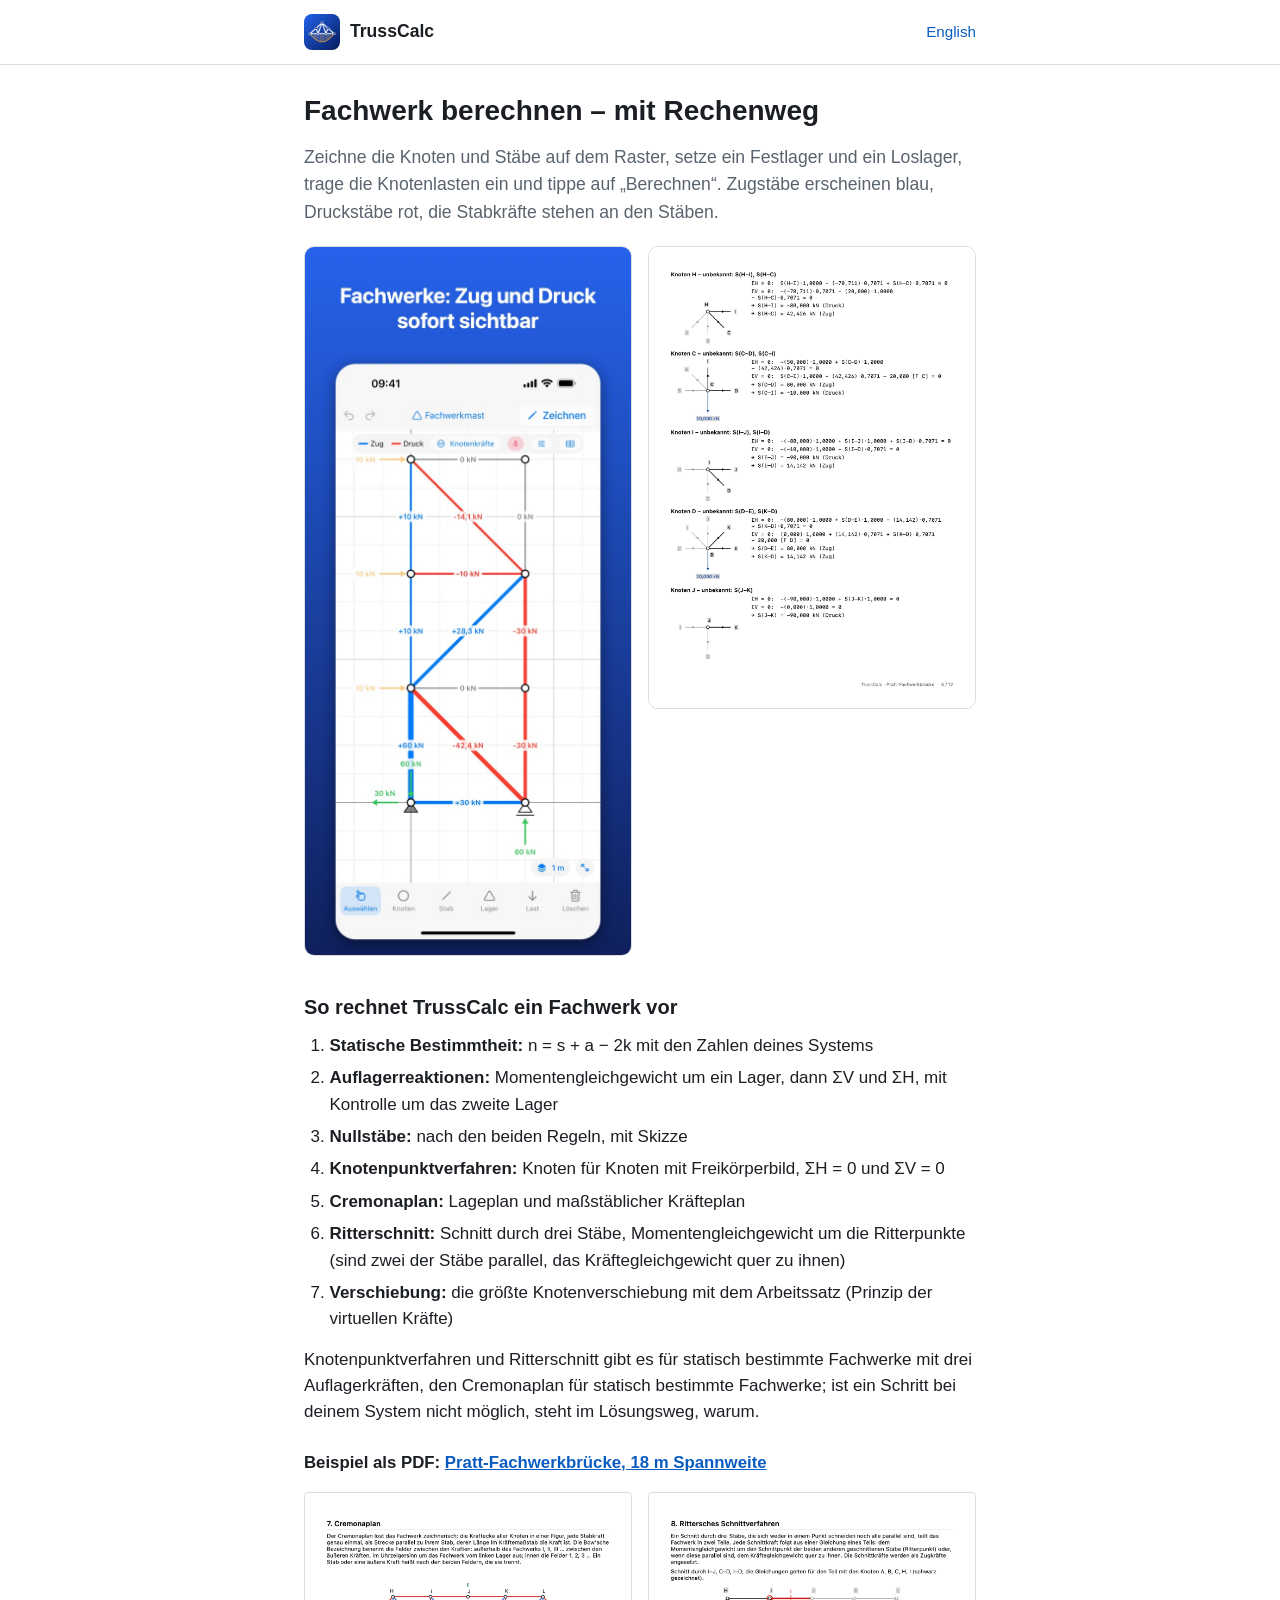
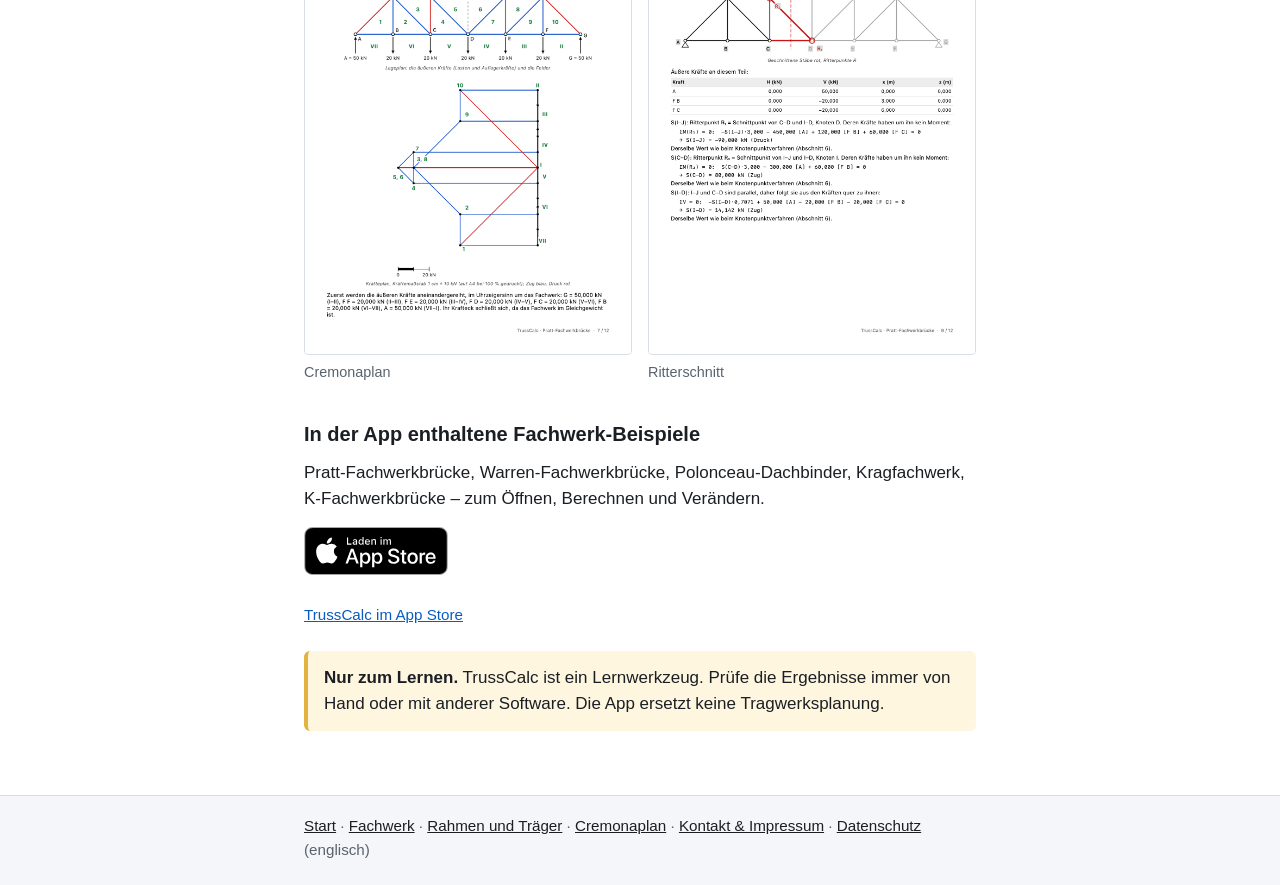
<file: de/fachwerk.html>
<!doctype html>
<html lang="de">
<head>
  <meta charset="utf-8">
  <meta name="viewport" content="width=device-width, initial-scale=1">
  <title>Fachwerk berechnen mit Rechenweg – Stabkräfte, Knotenpunktverfahren, Ritterschnitt | TrussCalc</title>
  <meta name="description" content="Ebenes Fachwerk zeichnen und Stabkräfte berechnen: Nullstäbe, Knotenpunktverfahren, Cremonaplan und Ritterschnitt als Lösungsweg. App für iPhone und iPad.">
  <link rel="icon" href="../icon.png">
  <link rel="apple-touch-icon" href="../icon.png">
  <link rel="stylesheet" href="../style.css">
</head>
<body>
  <header class="site">
    <div class="page">
      <a href="./"><img src="../icon.png" alt="" width="36" height="36">TrussCalc</a>
      <a class="lang" href="../" hreflang="en" lang="en">English</a>
    </div>
  </header>

  <main class="page">
    <h1>Fachwerk berechnen – mit Rechenweg</h1>

    <p class="lead">Zeichne die Knoten und Stäbe auf dem Raster, setze ein Festlager und ein Loslager, trage die
    Knotenlasten ein und tippe auf „Berechnen“. Zugstäbe erscheinen blau, Druckstäbe rot, die Stabkräfte stehen an
    den Stäben.</p>

    <div class="shots">
      <img src="bilder/03-fachwerk.jpg" width="660" height="1434" alt="TrussCalc auf dem iPhone: ein Fachwerkturm mit Zug- und Druckstäben">
      <img src="beispiele/pratt-fachwerk-s5.png" width="1200" height="1697" alt="Seite aus dem Lösungsweg: Knotenpunktverfahren mit Freikörperbildern">
    </div>

    <h2>So rechnet TrussCalc ein Fachwerk vor</h2>
    <ol>
      <li><strong>Statische Bestimmtheit:</strong> n = s + a − 2k mit den Zahlen deines Systems</li>
      <li><strong>Auflagerreaktionen:</strong> Momentengleichgewicht um ein Lager, dann ΣV und ΣH, mit Kontrolle um
      das zweite Lager</li>
      <li><strong>Nullstäbe:</strong> nach den beiden Regeln, mit Skizze</li>
      <li><strong>Knotenpunktverfahren:</strong> Knoten für Knoten mit Freikörperbild, ΣH = 0 und ΣV = 0</li>
      <li><strong>Cremonaplan:</strong> Lageplan und maßstäblicher Kräfteplan</li>
      <li><strong>Ritterschnitt:</strong> Schnitt durch drei Stäbe, Momentengleichgewicht um die Ritterpunkte (sind
      zwei der Stäbe parallel, das Kräftegleichgewicht quer zu ihnen)</li>
      <li><strong>Verschiebung:</strong> die größte Knotenverschiebung mit dem Arbeitssatz (Prinzip der virtuellen
      Kräfte)</li>
    </ol>
    <p>Knotenpunktverfahren und Ritterschnitt gibt es für statisch bestimmte Fachwerke mit drei Auflagerkräften, den
    Cremonaplan für statisch bestimmte Fachwerke; ist ein Schritt bei deinem System nicht möglich, steht im
    Lösungsweg, warum.</p>

    <h3>Beispiel als PDF: <a href="beispiele/pratt-fachwerk.pdf">Pratt-Fachwerkbrücke, 18 m Spannweite</a></h3>
    <div class="pages">
      <figure>
        <a href="beispiele/pratt-fachwerk.pdf"><img src="beispiele/pratt-fachwerk-s7.png" width="1200" height="1697" alt="Seite 7: Cremonaplan"></a>
        <figcaption>Cremonaplan</figcaption>
      </figure>
      <figure>
        <a href="beispiele/pratt-fachwerk.pdf"><img src="beispiele/pratt-fachwerk-s9.png" width="1200" height="1697" alt="Seite 9: Rittersches Schnittverfahren"></a>
        <figcaption>Ritterschnitt</figcaption>
      </figure>
    </div>

    <h2>In der App enthaltene Fachwerk-Beispiele</h2>
    <p>Pratt-Fachwerkbrücke, Warren-Fachwerkbrücke, Polonceau-Dachbinder, Kragfachwerk, K-Fachwerkbrücke – zum
    Öffnen, Berechnen und Verändern.</p>

    <div class="store">
      <a class="badge" href="https://apps.apple.com/de/app/id6832358090">
        <img src="app-store-badge-de.svg" width="144" height="48" alt="Laden im App Store">
      </a>
      <p><a href="https://apps.apple.com/de/app/id6832358090">TrussCalc im App Store</a></p>
    </div>

    <div class="note">
      <p><strong>Nur zum Lernen.</strong> TrussCalc ist ein Lernwerkzeug. Prüfe die Ergebnisse immer von Hand oder
      mit anderer Software. Die App ersetzt keine Tragwerksplanung.</p>
    </div>
  </main>

  <footer class="site">
    <div class="page">
      <nav><a href="./">Start</a> · <a href="fachwerk.html">Fachwerk</a> · <a href="rahmen.html">Rahmen und Träger</a>
      · <a href="cremonaplan.html">Cremonaplan</a> · <a href="../imprint.html">Kontakt &amp; Impressum</a>
      · <a href="../privacy.html">Datenschutz</a> (englisch)</nav>
    </div>
  </footer>
</body>
</html>
</file>
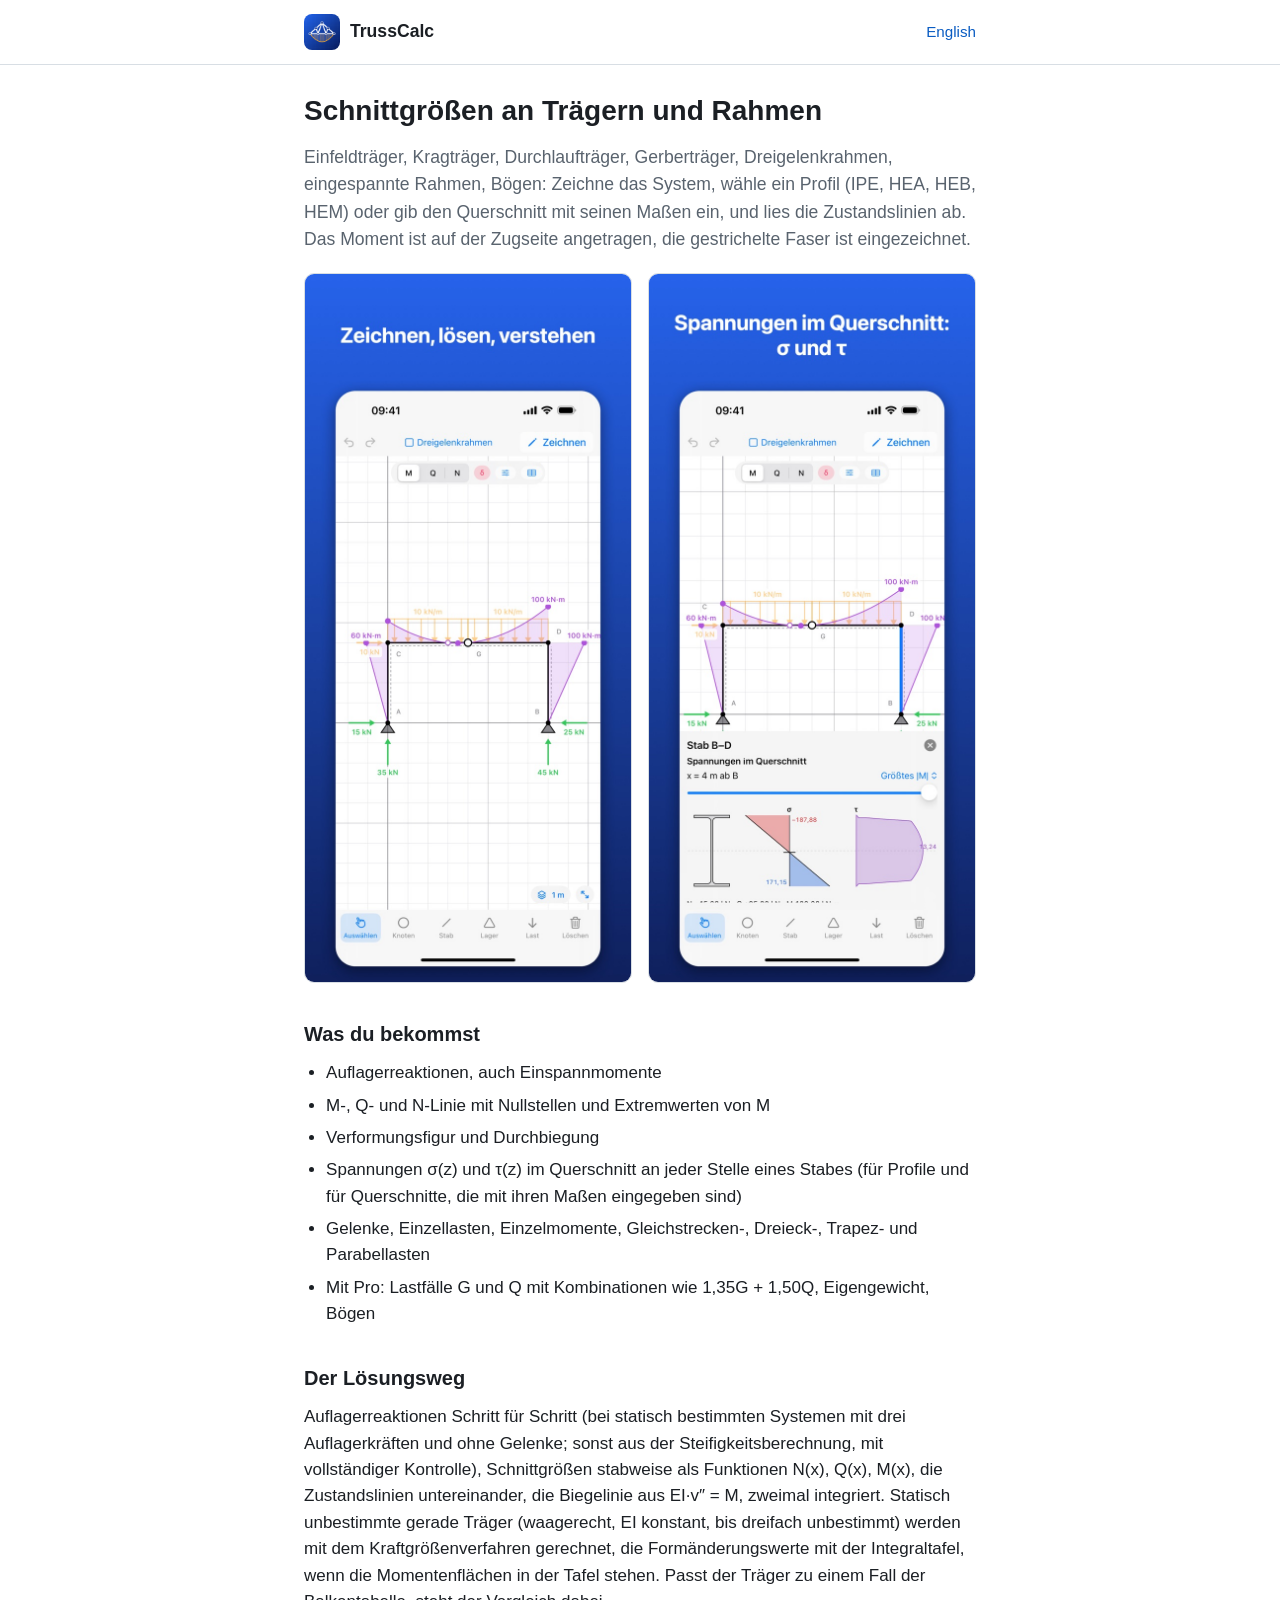
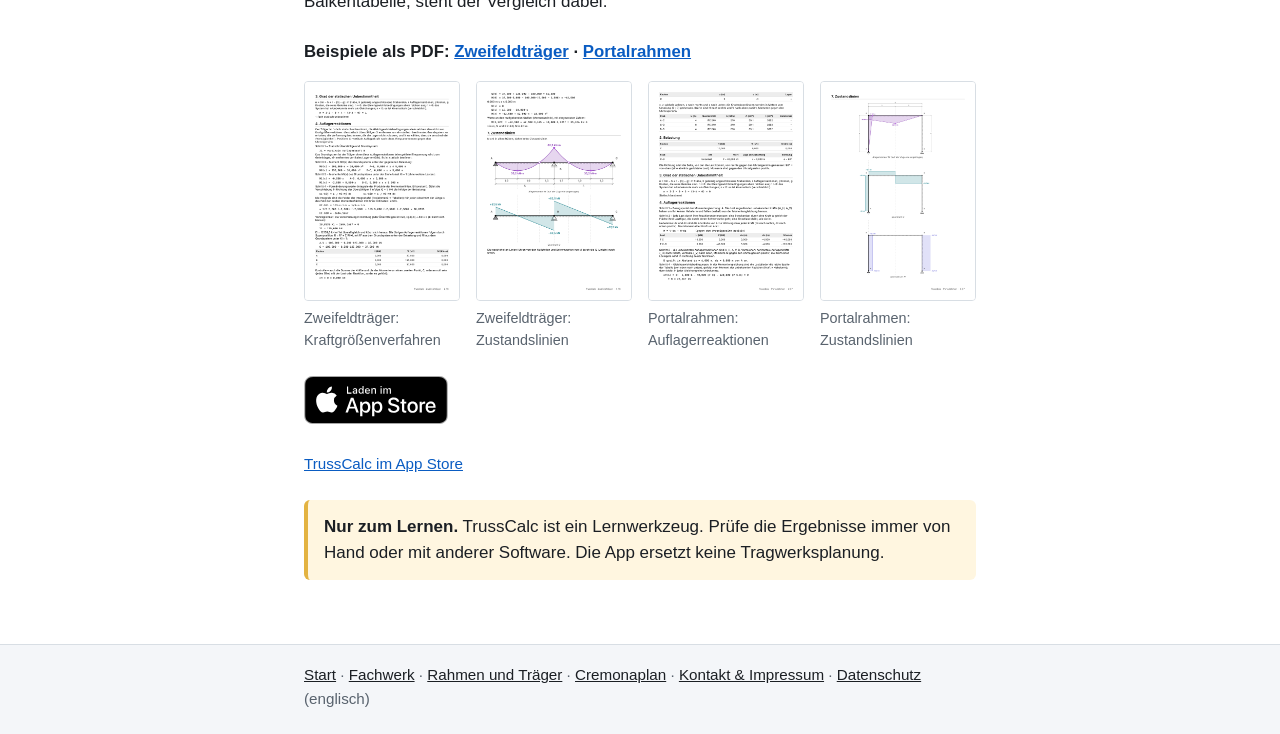
<file: de/rahmen.html>
<!doctype html>
<html lang="de">
<head>
  <meta charset="utf-8">
  <meta name="viewport" content="width=device-width, initial-scale=1">
  <title>Schnittgrößen berechnen: M-, Q- und N-Linie für Träger und Rahmen | TrussCalc</title>
  <meta name="description" content="Einfeldträger, Durchlaufträger, Gerberträger und Rahmen berechnen: Auflagerreaktionen, Schnittgrößen, Zustandslinien, Durchbiegung und Spannungen – mit Rechenweg.">
  <link rel="icon" href="../icon.png">
  <link rel="apple-touch-icon" href="../icon.png">
  <link rel="stylesheet" href="../style.css">
</head>
<body>
  <header class="site">
    <div class="page">
      <a href="./"><img src="../icon.png" alt="" width="36" height="36">TrussCalc</a>
      <a class="lang" href="../" hreflang="en" lang="en">English</a>
    </div>
  </header>

  <main class="page">
    <h1>Schnittgrößen an Trägern und Rahmen</h1>

    <p class="lead">Einfeldträger, Kragträger, Durchlaufträger, Gerberträger, Dreigelenkrahmen, eingespannte Rahmen,
    Bögen: Zeichne das System, wähle ein Profil (IPE, HEA, HEB, HEM) oder gib den Querschnitt mit seinen Maßen ein,
    und lies die Zustandslinien ab. Das Moment ist auf der Zugseite angetragen, die gestrichelte Faser ist
    eingezeichnet.</p>

    <div class="shots">
      <img src="bilder/01-zeichnen-loesen.jpg" width="660" height="1434" alt="TrussCalc auf dem iPhone: ein Rahmen mit seiner Momentenlinie">
      <img src="bilder/05-spannungen.jpg" width="660" height="1434" alt="TrussCalc auf dem iPhone: Normal- und Schubspannungen im Querschnitt">
    </div>

    <h2>Was du bekommst</h2>
    <ul>
      <li>Auflagerreaktionen, auch Einspannmomente</li>
      <li>M-, Q- und N-Linie mit Nullstellen und Extremwerten von M</li>
      <li>Verformungsfigur und Durchbiegung</li>
      <li>Spannungen σ(z) und τ(z) im Querschnitt an jeder Stelle eines Stabes (für Profile und für Querschnitte, die
      mit ihren Maßen eingegeben sind)</li>
      <li>Gelenke, Einzellasten, Einzelmomente, Gleichstrecken-, Dreieck-, Trapez- und Parabellasten</li>
      <li>Mit Pro: Lastfälle G und Q mit Kombinationen wie 1,35G + 1,50Q, Eigengewicht, Bögen</li>
    </ul>

    <h2>Der Lösungsweg</h2>
    <p>Auflagerreaktionen Schritt für Schritt (bei statisch bestimmten Systemen mit drei Auflagerkräften und ohne
    Gelenke; sonst aus der Steifigkeitsberechnung, mit vollständiger Kontrolle), Schnittgrößen stabweise als
    Funktionen N(x), Q(x), M(x), die Zustandslinien untereinander, die Biegelinie aus EI·v″ = M, zweimal integriert.
    Statisch unbestimmte gerade Träger (waagerecht, EI konstant, bis dreifach unbestimmt) werden mit dem
    Kraftgrößenverfahren gerechnet, die Formänderungswerte mit der Integraltafel, wenn die Momentenflächen in der
    Tafel stehen. Passt der Träger zu einem Fall der Balkentabelle, steht der Vergleich dabei.</p>

    <h3>Beispiele als PDF: <a href="beispiele/durchlauftraeger.pdf">Zweifeldträger</a> ·
    <a href="beispiele/portalrahmen.pdf">Portalrahmen</a></h3>
    <div class="pages">
      <figure>
        <a href="beispiele/durchlauftraeger.pdf"><img src="beispiele/durchlauftraeger-s2.png" width="1200" height="1697" alt="Zweifeldträger, Seite 2: Kraftgrößenverfahren"></a>
        <figcaption>Zweifeldträger: Kraftgrößenverfahren</figcaption>
      </figure>
      <figure>
        <a href="beispiele/durchlauftraeger.pdf"><img src="beispiele/durchlauftraeger-s4.png" width="1200" height="1697" alt="Zweifeldträger, Seite 4: Zustandslinien"></a>
        <figcaption>Zweifeldträger: Zustandslinien</figcaption>
      </figure>
      <figure>
        <a href="beispiele/portalrahmen.pdf"><img src="beispiele/portalrahmen-s2.png" width="1200" height="1697" alt="Portalrahmen, Seite 2: Auflagerreaktionen Schritt für Schritt"></a>
        <figcaption>Portalrahmen: Auflagerreaktionen</figcaption>
      </figure>
      <figure>
        <a href="beispiele/portalrahmen.pdf"><img src="beispiele/portalrahmen-s5.png" width="1200" height="1697" alt="Portalrahmen, Seite 5: Zustandslinien"></a>
        <figcaption>Portalrahmen: Zustandslinien</figcaption>
      </figure>
    </div>

    <div class="store">
      <a class="badge" href="https://apps.apple.com/de/app/id6832358090">
        <img src="app-store-badge-de.svg" width="144" height="48" alt="Laden im App Store">
      </a>
      <p><a href="https://apps.apple.com/de/app/id6832358090">TrussCalc im App Store</a></p>
    </div>

    <div class="note">
      <p><strong>Nur zum Lernen.</strong> TrussCalc ist ein Lernwerkzeug. Prüfe die Ergebnisse immer von Hand oder
      mit anderer Software. Die App ersetzt keine Tragwerksplanung.</p>
    </div>
  </main>

  <footer class="site">
    <div class="page">
      <nav><a href="./">Start</a> · <a href="fachwerk.html">Fachwerk</a> · <a href="rahmen.html">Rahmen und Träger</a>
      · <a href="cremonaplan.html">Cremonaplan</a> · <a href="../imprint.html">Kontakt &amp; Impressum</a>
      · <a href="../privacy.html">Datenschutz</a> (englisch)</nav>
    </div>
  </footer>
</body>
</html>
</file>
<file: style.css>
/* TrussCalc site: one small stylesheet, system fonts only, light and dark. */
:root {
  --bg: #ffffff;
  --surface: #f4f6f9;
  --text: #1b1f24;
  --muted: #59636e;
  --line: #d8dee4;
  --accent: #0a5cc2;
  --note-bg: #fff6e0;
  --note-line: #e3b341;
  color-scheme: light dark;
}

@media (prefers-color-scheme: dark) {
  :root {
    --bg: #111418;
    --surface: #1b2027;
    --text: #e6e9ed;
    --muted: #9aa4af;
    --line: #2f363e;
    --accent: #6cb0ff;
    --note-bg: #2a2412;
    --note-line: #9e7a1f;
  }
}

* { box-sizing: border-box; }

html { -webkit-text-size-adjust: 100%; }

body {
  margin: 0;
  background: var(--bg);
  color: var(--text);
  font: 17px/1.55 -apple-system, BlinkMacSystemFont, "Segoe UI", Roboto, Helvetica, Arial, sans-serif;
}

.page {
  max-width: 44rem;
  margin: 0 auto;
  padding: 0 16px;
}

header.site {
  border-bottom: 1px solid var(--line);
}

header.site .page {
  display: flex;
  align-items: center;
  gap: 10px;
  padding-top: 14px;
  padding-bottom: 14px;
}

header.site a {
  display: flex;
  align-items: center;
  gap: 10px;
  color: var(--text);
  text-decoration: none;
  font-weight: 600;
  font-size: 1.1rem;
}

header.site img {
  width: 36px;
  height: 36px;
  border-radius: 8px;
}

main.page { padding-top: 28px; padding-bottom: 40px; }

h1 {
  font-size: 1.75rem;
  line-height: 1.25;
  margin: 0 0 16px;
}

h2 {
  font-size: 1.25rem;
  margin: 36px 0 10px;
}

h3 {
  font-size: 1.05rem;
  margin: 24px 0 8px;
}

p, ul { margin: 0 0 14px; }

ul { padding-left: 1.3em; }

li { margin-bottom: 6px; }

a { color: var(--accent); overflow-wrap: anywhere; }

.lead {
  font-size: 1.1rem;
  color: var(--muted);
}

/* Apple's badge, unchanged: at least 40 px high on screen, clear space of a
   quarter of its height on every side (12 px at 48 px). */
.store {
  margin: 8px 0 24px;
}

.store .badge {
  display: inline-block;
  padding: 12px;
  margin: -12px;
  line-height: 0;
}

.store .badge img {
  display: block;
  width: 144px;
  height: 48px;
}

.store p {
  margin: 20px 0 0;
  font-size: 0.95rem;
}

.note {
  margin: 24px 0;
  padding: 14px 16px;
  border-left: 4px solid var(--note-line);
  border-radius: 6px;
  background: var(--note-bg);
}

.note p:last-child { margin-bottom: 0; }

dl.faq dt {
  font-weight: 600;
  margin-top: 16px;
}

dl.faq dd {
  margin: 4px 0 0;
}

/* The imprint stays plain, full-size, selectable text (§ 5 DDG). */
.imprint {
  margin-top: 44px;
  padding-top: 8px;
  border-top: 1px solid var(--line);
}

.imprint address {
  font-style: normal;
  margin-bottom: 14px;
}

.updated { color: var(--muted); }

footer.site {
  border-top: 1px solid var(--line);
  background: var(--surface);
}

footer.site .page {
  padding-top: 18px;
  padding-bottom: 24px;
  color: var(--muted);
  font-size: 0.95rem;
}

footer.site a { color: var(--text); }

/* German landing pages (de/): pictures of the app and of sample reports. */
header.site .lang {
  margin-left: auto;
  font-weight: 400;
  font-size: 0.95rem;
  color: var(--accent);
}

img { max-width: 100%; height: auto; }

.shots {
  display: grid;
  grid-template-columns: repeat(2, minmax(0, 1fr));
  gap: 16px;
  margin: 20px 0 24px;
}

.shots.single { grid-template-columns: minmax(0, 22rem); justify-content: center; }

.shots img, .pages img {
  display: block;
  width: 100%;
  border: 1px solid var(--line);
  border-radius: 10px;
}

.pages img { border-radius: 4px; background: #ffffff; }

.pages {
  display: grid;
  grid-template-columns: repeat(auto-fit, minmax(9.5rem, 1fr));
  gap: 16px;
  margin: 16px 0 24px;
}

figure { margin: 0; }

/* The App Store preview video: portrait, no autoplay, loaded only when played. */
.video {
  max-width: 18rem;
  margin: 20px auto 24px;
}

.video video {
  display: block;
  width: 100%;
  height: auto;
  border: 1px solid var(--line);
  border-radius: 10px;
  background: var(--surface);
}

.video figcaption { text-align: center; }

figcaption {
  margin-top: 6px;
  font-size: 0.9rem;
  color: var(--muted);
}

ol { margin: 0 0 14px; padding-left: 1.5em; }

footer.site nav a { white-space: nowrap; }
</file>
